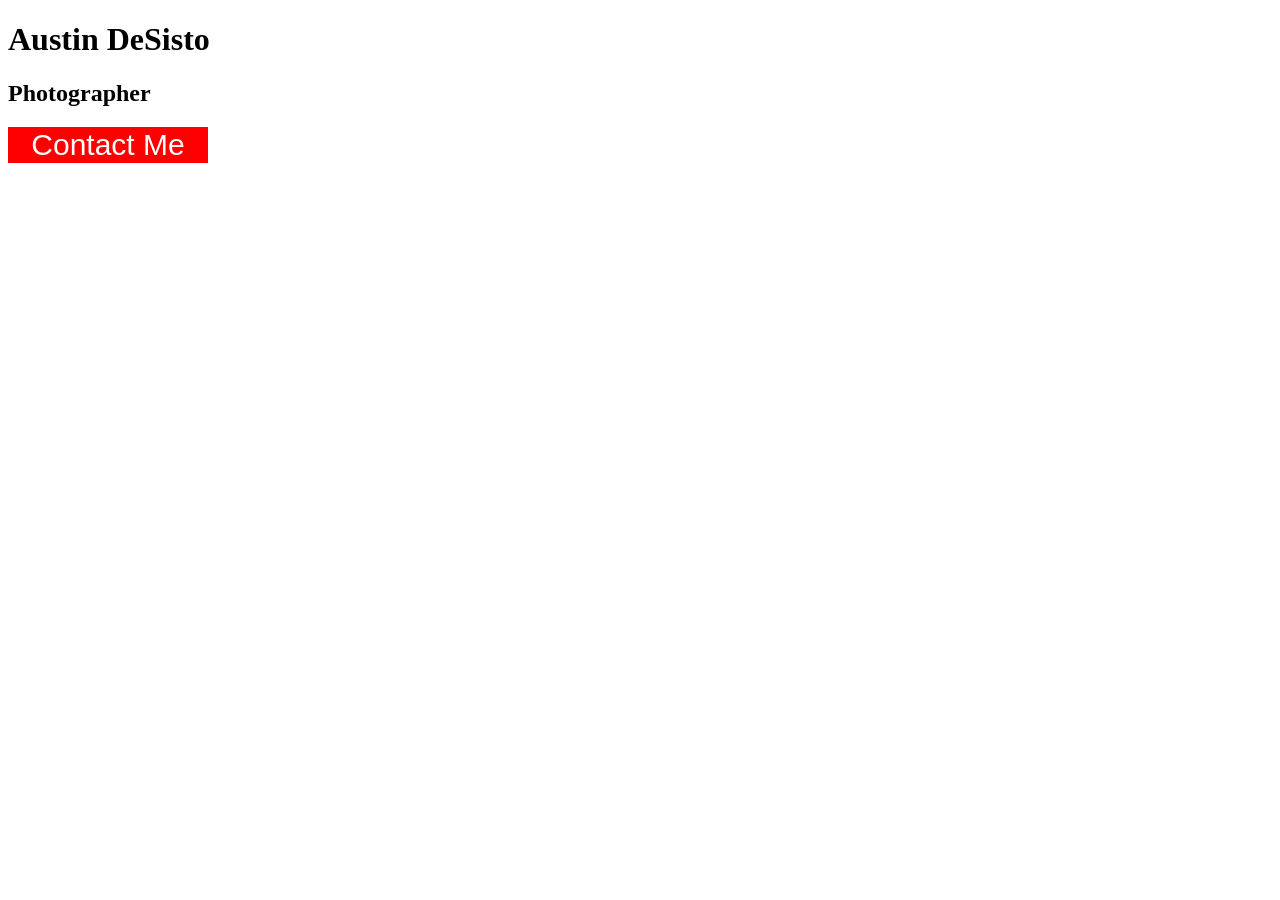
<file: button-assignment/index.html>
<!DOCTYPE html>
<html lang="en">
<head>    
    <title>Austin DeSisto Button</title>
    <link href="style.css" rel="stylesheet">
</head>
    
<body>
    <h1>Austin DeSisto</h1>
    <h2>Photographer</h2>
    <button class="red-button">Contact Me</button>
</body>
    
</html>
</file>
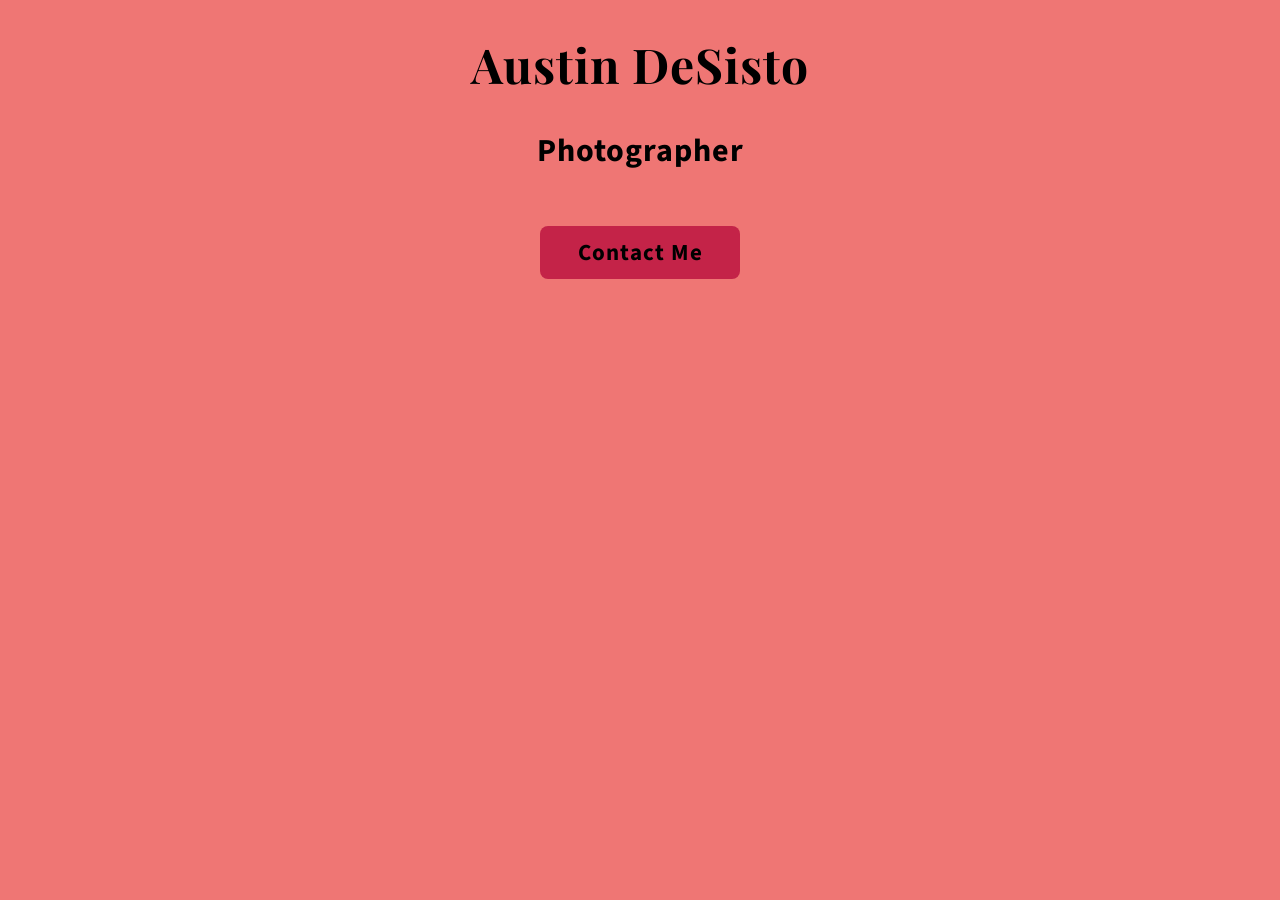
<file: contact-button-assignment/index.html>
<!doctype html>
<html lang="en">
    <head>
        <link href="style.css" rel="stylesheet" />
        <link
            href="https://fonts.googleapis.com/css?family=Playfair+Display:400,700,700i|Source+Sans+Pro"
            rel="stylesheet" />
        <title>Austin DeSisto Button</title>
    </head>

    <body>
        <h1>Austin DeSisto</h1>
        <h2>Photographer</h2>
        <button class="button">Contact Me</button>
    </body>
</html>
</file>
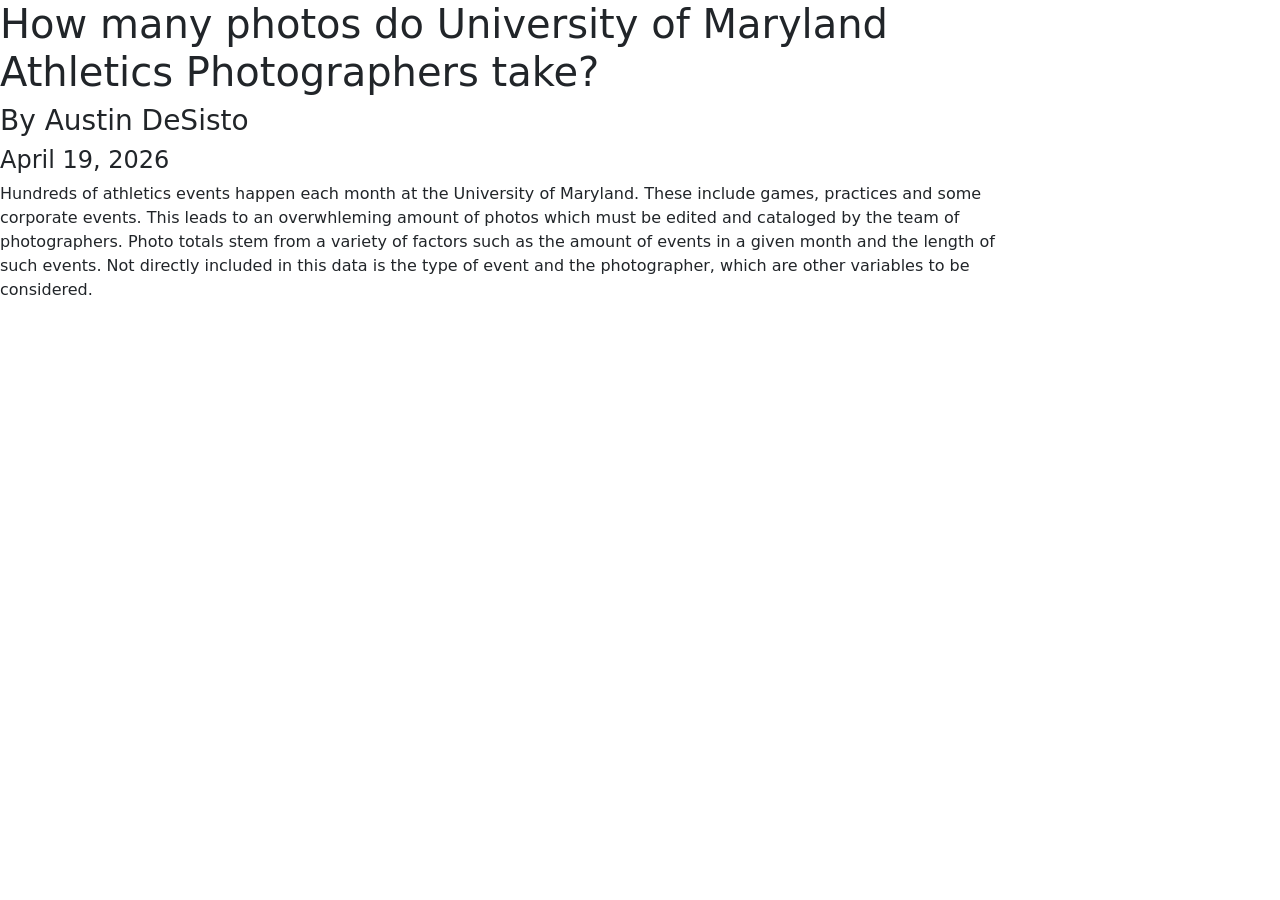
<file: data-viz-project/index.html>
<!doctype html>
<html lang="en">
    <head>
        <title>Austin DeSisto's Data Story</title>

        <meta charset="utf-8" />

        <meta name="viewport" content="width=device-width, initial-scale=1, shrink-to-fit=no" />

        <!-- Bootstrap CSS -->

        <link
            href="https://cdn.jsdelivr.net/npm/bootstrap@5.3.8/dist/css/bootstrap.min.css"
            rel="stylesheet"
            integrity="sha384-sRIl4kxILFvY47J16cr9ZwB07vP4J8+LH7qKQnuqkuIAvNWLzeN8tE5YBujZqJLB"
            crossorigin="anonymous" />

        <link href="style.css" rel="stylesheet" />
    </head>

    <body>
        <div id="article">
            <h1>How many photos do University of Maryland Athletics Photographers take?</h1>

            <h3 id="byline">By Austin DeSisto</h3>

            <h4 id="date">April 19, 2026</h4>

            <p>
                Hundreds of athletics events happen each month at the University of Maryland. These include games,
                practices and some corporate events. This leads to an overwhleming amount of photos which must be edited
                and cataloged by the team of photographers. Photo totals stem from a variety of factors such as the
                amount of events in a given month and the length of such events. Not directly included in this data is
                the type of event and the photographer, which are other variables to be considered.
            </p>

            <!--Chart embeds go here-->
            <div id="month" class="flourish-embed flourish-chart" data-src="visualisation/28596701">
                <script src="https://public.flourish.studio/resources/embed.js"></script>
                <noscript
                    ><img
                        src="https://public.flourish.studio/visualisation/28596701/thumbnail"
                        width="100%"
                        alt="visualization"
                /></noscript>
            </div>

            <div id="event_lenght" class="flourish-embed flourish-chart" data-src="visualisation/28596756">
                <script src="https://public.flourish.studio/resources/embed.js"></script>
                <noscript
                    ><img
                        src="https://public.flourish.studio/visualisation/28596756/thumbnail"
                        width="100%"
                        alt="visualization"
                /></noscript>
            </div>
        </div>
    </body>
</html>
</file>
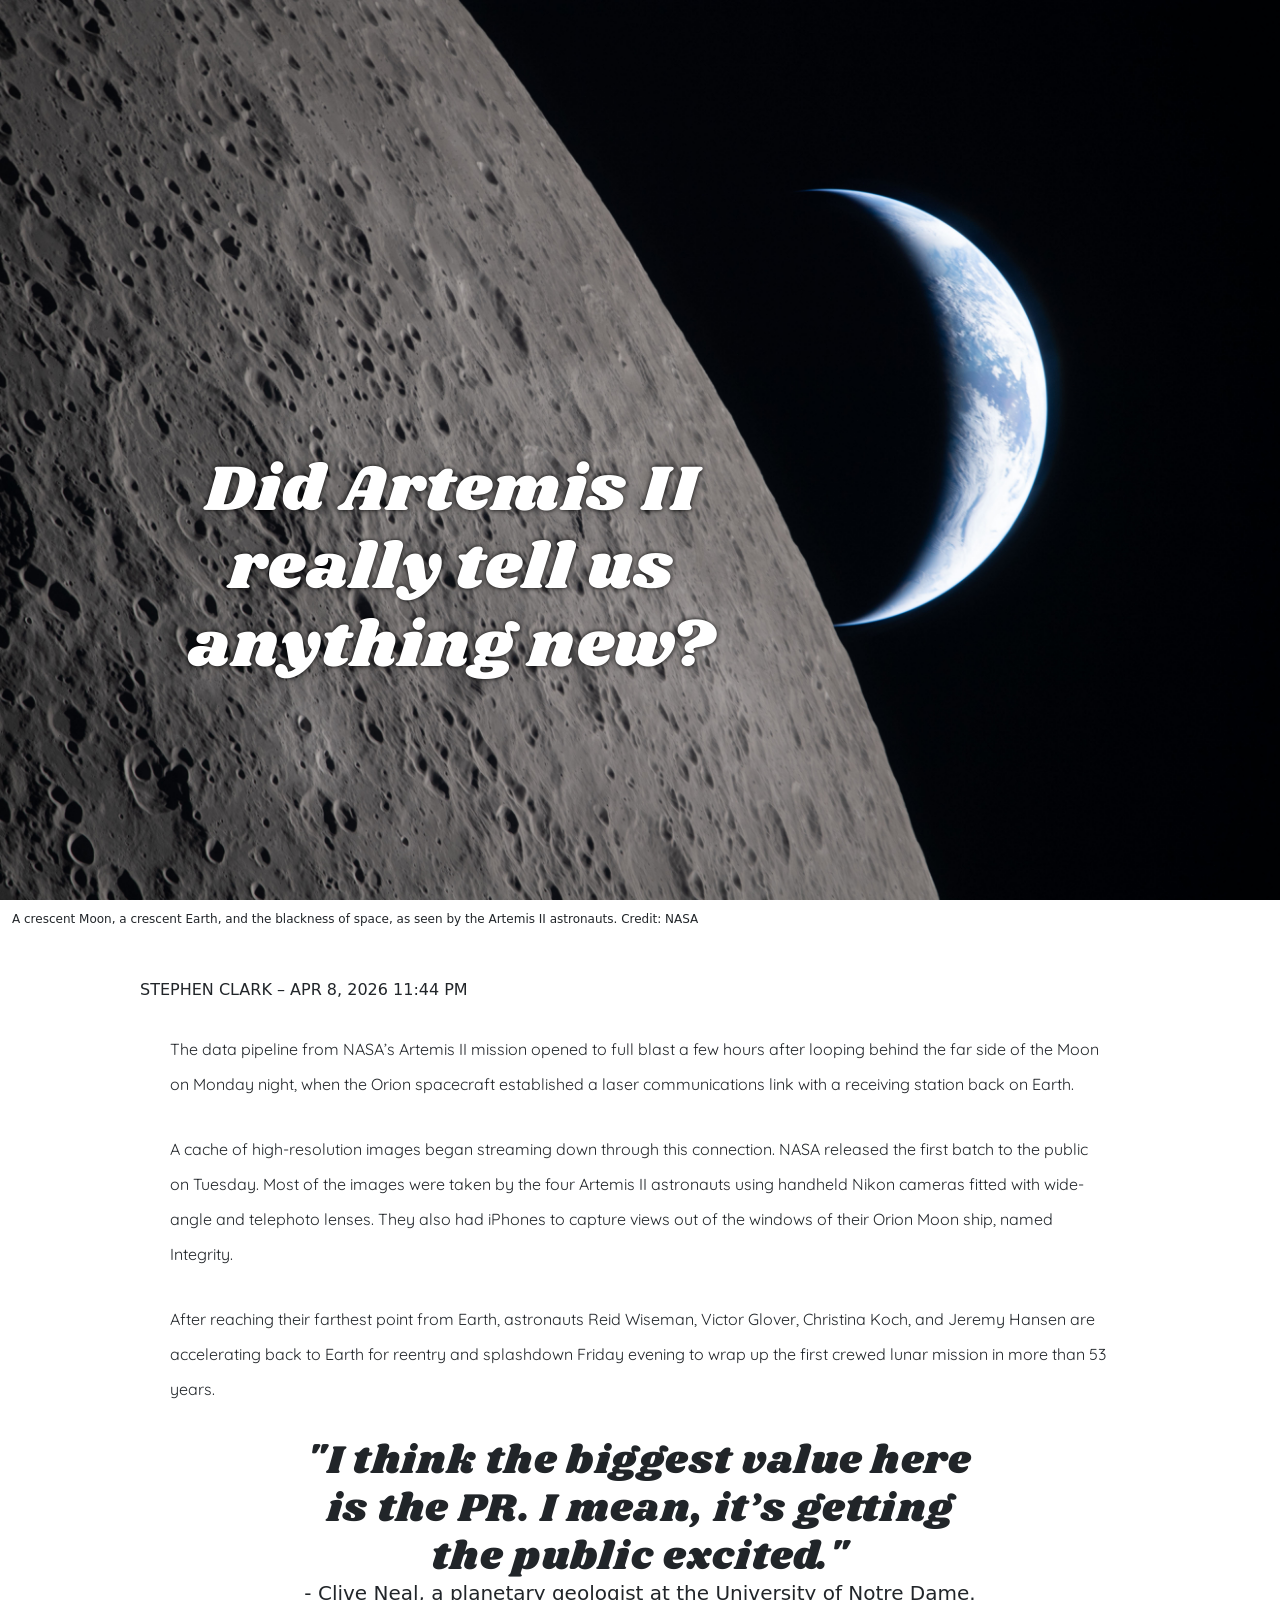
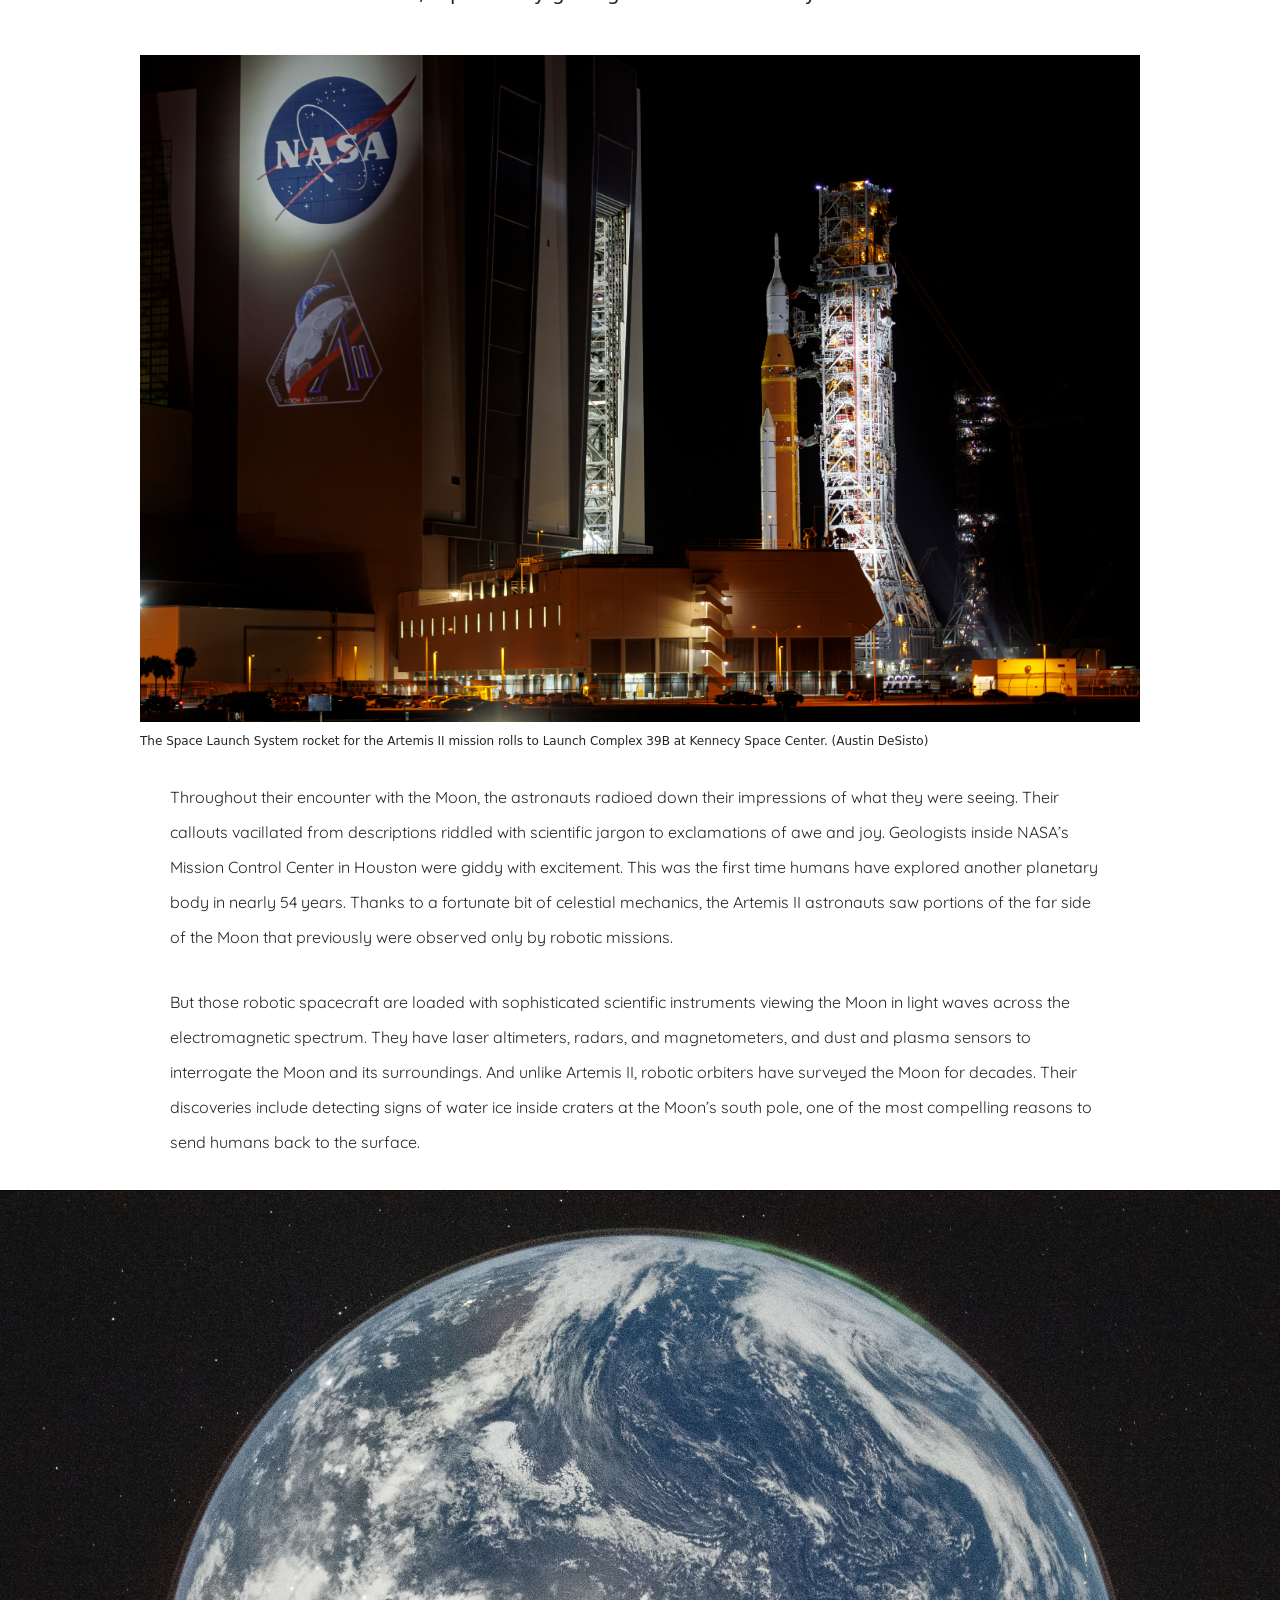
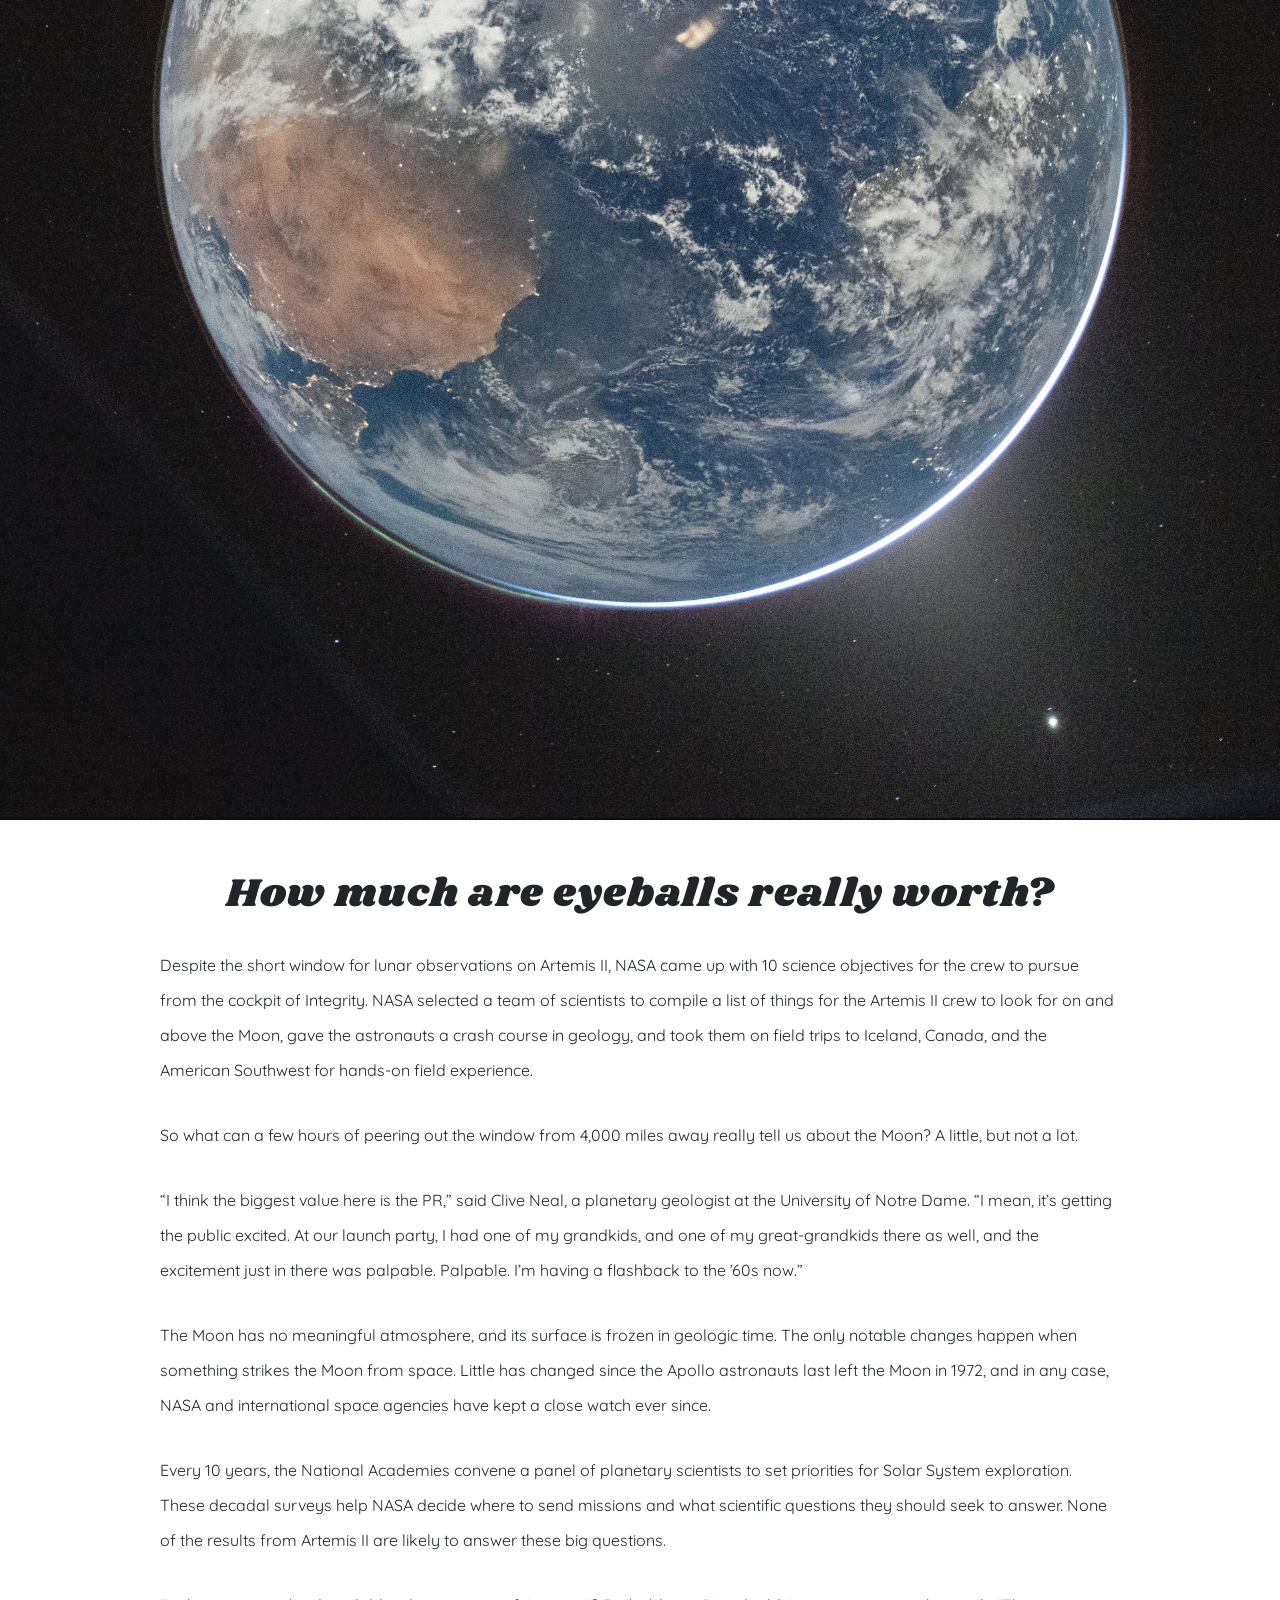
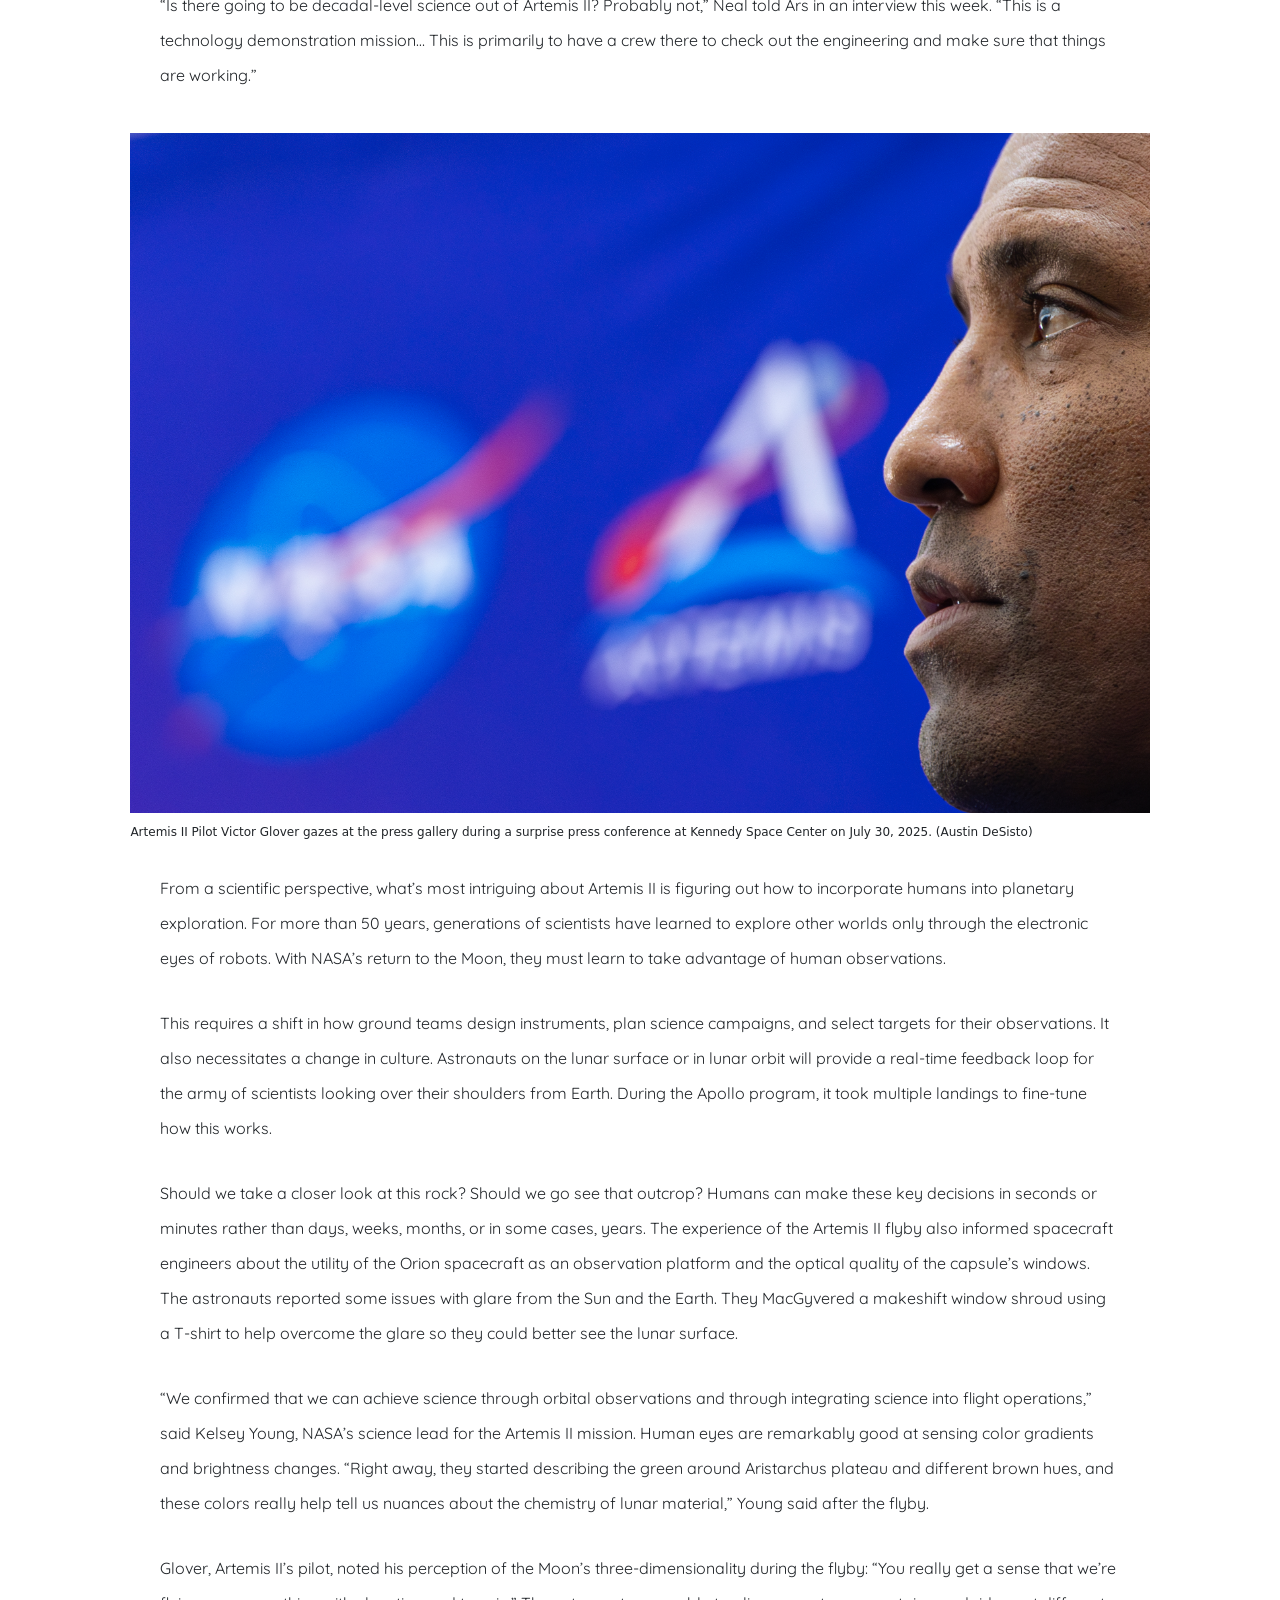
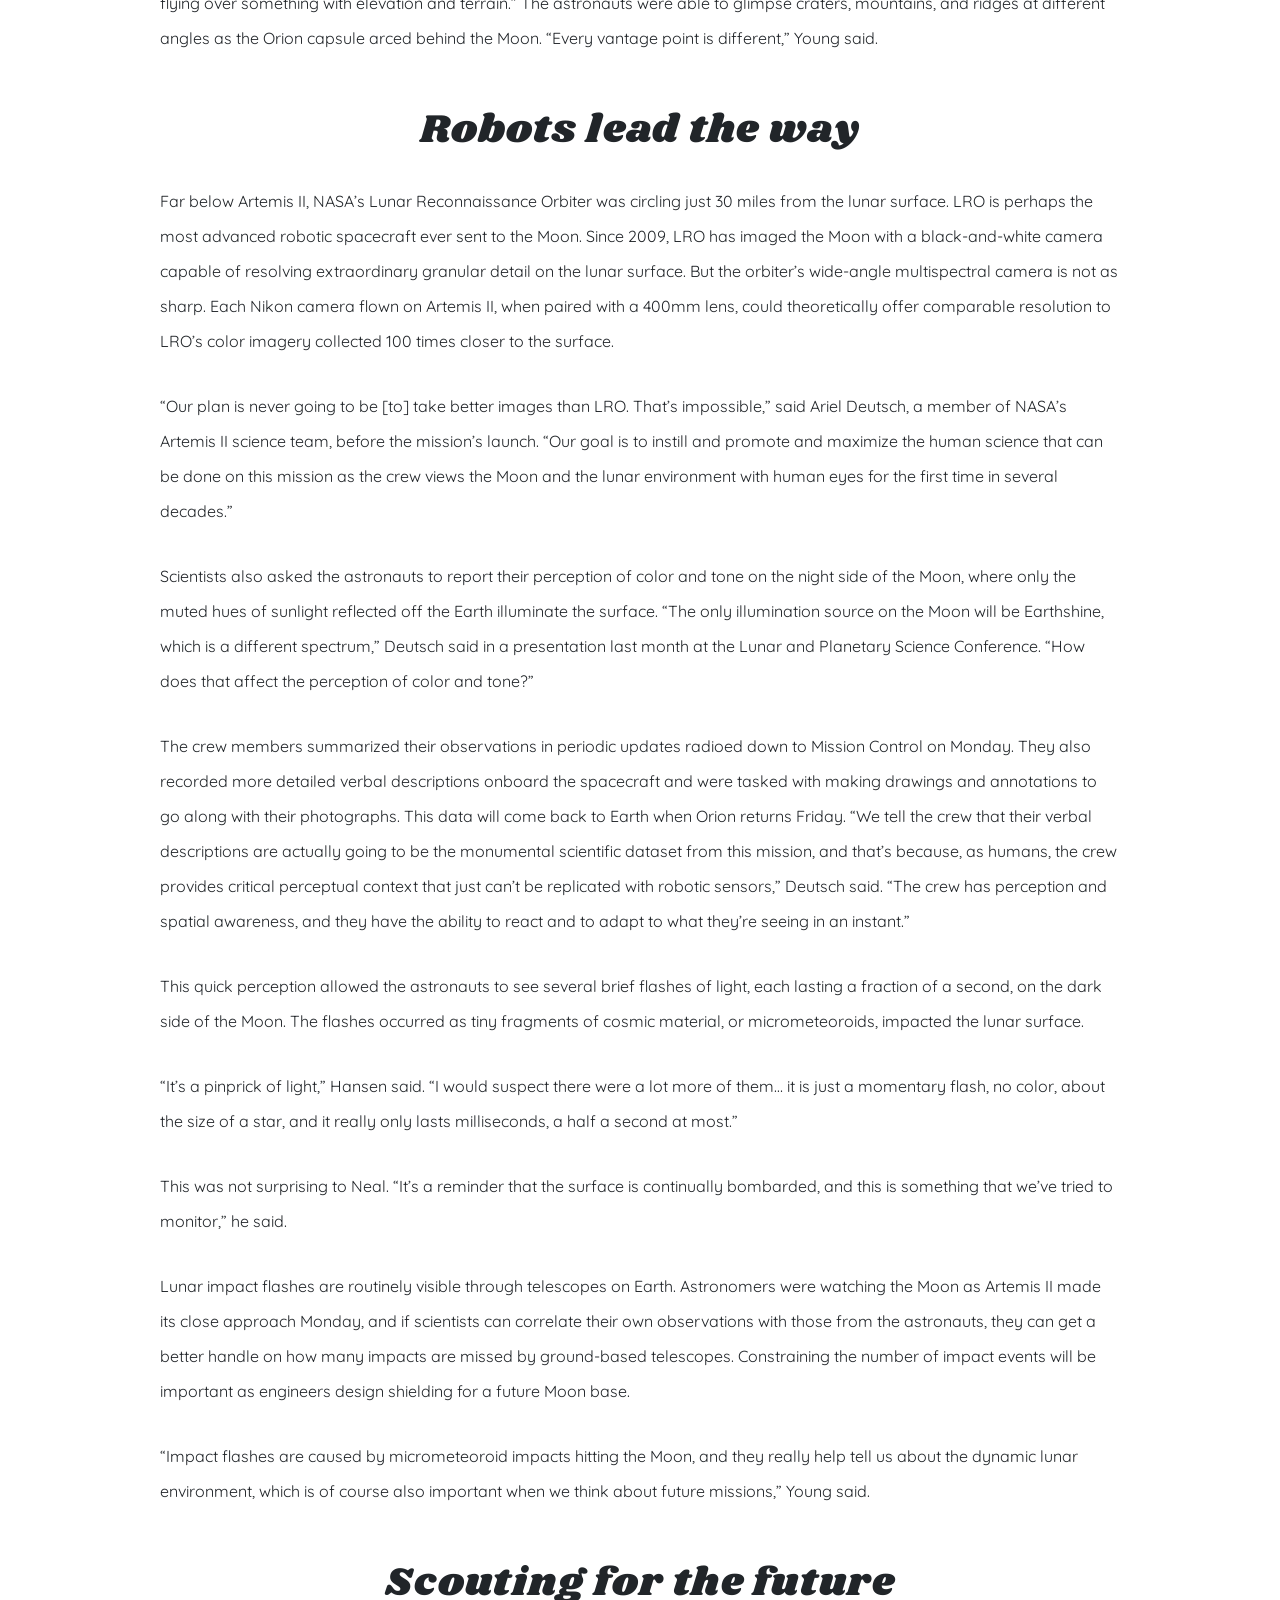
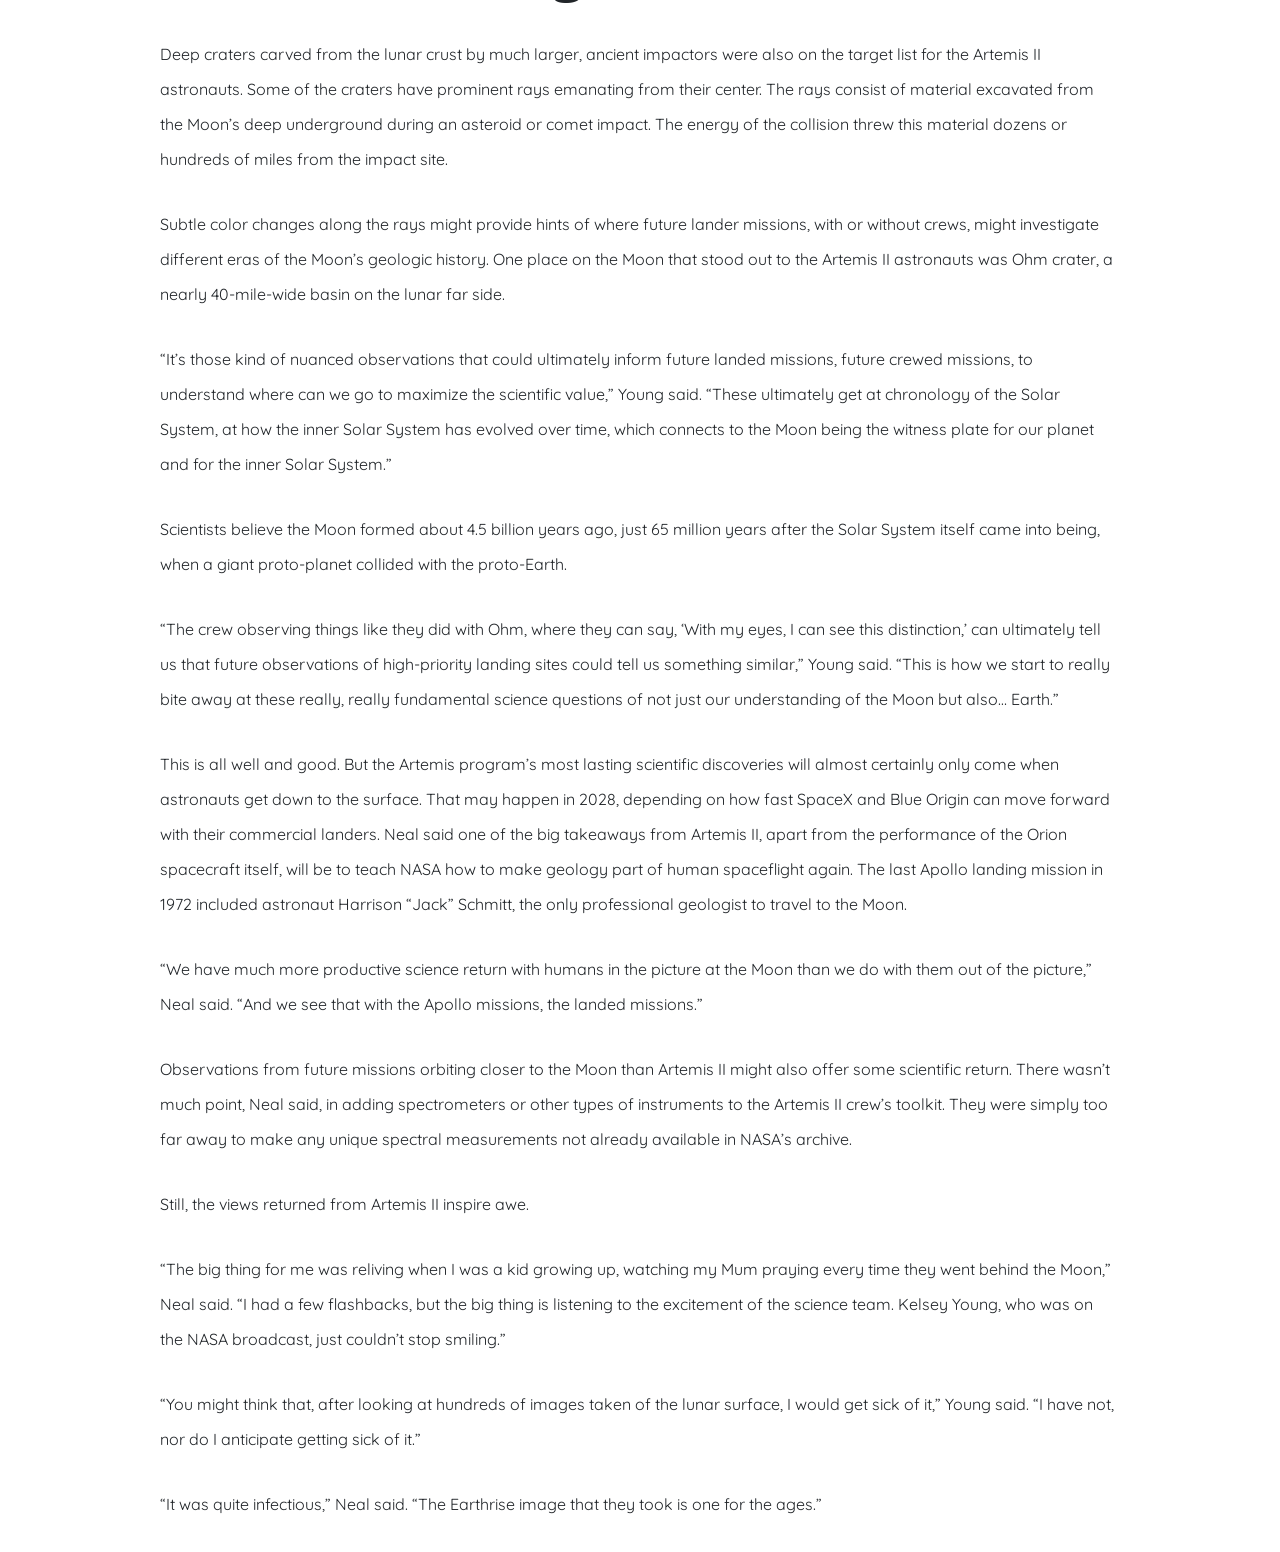
<file: final-project/index.html>
<!doctype html>
<html lang="en">
    <head>
        <title>Austin DeSisto Final Project</title>

        <meta charset="utf-8" />
        <meta name="viewport" content="width=device-width, initial-scale=1, shrink-to-fit=no" />

        <link
            href="https://cdn.jsdelivr.net/npm/bootstrap@5.3.8/dist/css/bootstrap.min.css"
            rel="stylesheet"
            integrity="sha384-sRIl4kxILFvY47J16cr9ZwB07vP4J8+LH7qKQnuqkuIAvNWLzeN8tE5YBujZqJLB"
            crossorigin="anonymous" />

        <link rel="preconnect" href="https://fonts.googleapis.com" />
        <link rel="preconnect" href="https://fonts.gstatic.com" crossorigin />
        <link
            href="https://fonts.googleapis.com/css2?family=Quicksand:wght@300..700&family=Shrikhand&display=swap"
            rel="stylesheet" />

        <link href="style.css" rel="stylesheet" />
    </head>

    <body>
        <div class="container-fluid" id="topper">
            <div class="row">
                <div class="col-sm-12">
                    <h1 id="headline">Did Artemis II really tell us anything new?</h1>
                </div>
            </div>
        </div>
        <div class="container-fluid" id="main">
            <div class="row">
                <div class="col-sm-12">
                    <div class="victorphoto">
                        A crescent Moon, a crescent Earth, and the blackness of space, as seen by the Artemis II
                        astronauts. Credit: NASA
                    </div>
                </div>
            </div>
            <div class="row">
                <div class="col-sm-12 section2">
                    <div class="author">STEPHEN CLARK – APR 8, 2026 11:44 PM</div>
                    <p>
                        The data pipeline from NASA’s Artemis II mission opened to full blast a few hours after looping
                        behind the far side of the Moon on Monday night, when the Orion spacecraft established a laser
                        communications link with a receiving station back on Earth.
                    </p>
                    <p>
                        A cache of high-resolution images began streaming down through this connection. NASA released
                        the first batch to the public on Tuesday. Most of the images were taken by the four Artemis II
                        astronauts using handheld Nikon cameras fitted with wide-angle and telephoto lenses. They also
                        had iPhones to capture views out of the windows of their Orion Moon ship, named Integrity.
                    </p>
                    <p>
                        After reaching their farthest point from Earth, astronauts Reid Wiseman, Victor Glover,
                        Christina Koch, and Jeremy Hansen are accelerating back to Earth for reentry and splashdown
                        Friday evening to wrap up the first crewed lunar mission in more than 53 years.
                    </p>
                    <h1 class="Q1">
                        "I think the biggest value here is the PR. I mean, it’s getting the public excited."
                    </h1>
                    <h5 class="Q1">- Clive Neal, a planetary geologist at the University of Notre Dame.</h5>
                    <img src="260320_amd_Artemis2_SLSRollout_0214.jpg" id="SLSrollout" />
                    <div class="victorphoto">
                        The Space Launch System rocket for the Artemis II mission rolls to Launch Complex 39B at Kennecy
                        Space Center. (Austin DeSisto)
                    </div>
                    <p>
                        Throughout their encounter with the Moon, the astronauts radioed down their impressions of what
                        they were seeing. Their callouts vacillated from descriptions riddled with scientific jargon to
                        exclamations of awe and joy. Geologists inside NASA’s Mission Control Center in Houston were
                        giddy with excitement. This was the first time humans have explored another planetary body in
                        nearly 54 years. Thanks to a fortunate bit of celestial mechanics, the Artemis II astronauts saw
                        portions of the far side of the Moon that previously were observed only by robotic missions.
                    </p>
                    <p>
                        But those robotic spacecraft are loaded with sophisticated scientific instruments viewing the
                        Moon in light waves across the electromagnetic spectrum. They have laser altimeters, radars, and
                        magnetometers, and dust and plasma sensors to interrogate the Moon and its surroundings. And
                        unlike Artemis II, robotic orbiters have surveyed the Moon for decades. Their discoveries
                        include detecting signs of water ice inside craters at the Moon’s south pole, one of the most
                        compelling reasons to send humans back to the surface.
                    </p>
                </div>
            </div>
        </div>
        <div class="container-fluid" id="fullearth">
            <div class="row">
                <div class="col-4">
                    <p class="earthtext2">Africa</p>
                    <p class="earthtext3">Spain</p>
                </div>
                <div class="col-4"></div>
                <div class="col-4">
                    <p class="earthtext">Earth from Space</p>
                </div>
            </div>
        </div>

        <div class="continer-fluid">
            <div class="row">
                <div class="col-sm-12 section2">
                    <h1>How much are eyeballs really worth?</h1>
                    <p>
                        Despite the short window for lunar observations on Artemis II, NASA came up with 10 science
                        objectives for the crew to pursue from the cockpit of Integrity. NASA selected a team of
                        scientists to compile a list of things for the Artemis II crew to look for on and above the
                        Moon, gave the astronauts a crash course in geology, and took them on field trips to Iceland,
                        Canada, and the American Southwest for hands-on field experience.
                    </p>
                    <p>
                        So what can a few hours of peering out the window from 4,000 miles away really tell us about the
                        Moon? A little, but not a lot.
                    </p>
                    <p>
                        “I think the biggest value here is the PR,” said Clive Neal, a planetary geologist at the
                        University of Notre Dame. “I mean, it’s getting the public excited. At our launch party, I had
                        one of my grandkids, and one of my great-grandkids there as well, and the excitement just in
                        there was palpable. Palpable. I’m having a flashback to the ’60s now.”
                    </p>
                    <p>
                        The Moon has no meaningful atmosphere, and its surface is frozen in geologic time. The only
                        notable changes happen when something strikes the Moon from space. Little has changed since the
                        Apollo astronauts last left the Moon in 1972, and in any case, NASA and international space
                        agencies have kept a close watch ever since.
                    </p>
                    <p>
                        Every 10 years, the National Academies convene a panel of planetary scientists to set priorities
                        for Solar System exploration. These decadal surveys help NASA decide where to send missions and
                        what scientific questions they should seek to answer. None of the results from Artemis II are
                        likely to answer these big questions.
                    </p>
                    <p>
                        “Is there going to be decadal-level science out of Artemis II? Probably not,” Neal told Ars in
                        an interview this week. “This is a technology demonstration mission… This is primarily to have a
                        crew there to check out the engineering and make sure that things are working.”
                    </p>
                    <img src="250730_amd_ArtemisIICrew-17.JPG" class="victorphoto" />
                    <div class="victorphoto">
                        Artemis II Pilot Victor Glover gazes at the press gallery during a surprise press conference at
                        Kennedy Space Center on July 30, 2025. (Austin DeSisto)
                    </div>
                    <p>
                        From a scientific perspective, what’s most intriguing about Artemis II is figuring out how to
                        incorporate humans into planetary exploration. For more than 50 years, generations of scientists
                        have learned to explore other worlds only through the electronic eyes of robots. With NASA’s
                        return to the Moon, they must learn to take advantage of human observations.
                    </p>
                    <p>
                        This requires a shift in how ground teams design instruments, plan science campaigns, and select
                        targets for their observations. It also necessitates a change in culture. Astronauts on the
                        lunar surface or in lunar orbit will provide a real-time feedback loop for the army of
                        scientists looking over their shoulders from Earth. During the Apollo program, it took multiple
                        landings to fine-tune how this works.
                    </p>
                    <p>
                        Should we take a closer look at this rock? Should we go see that outcrop? Humans can make these
                        key decisions in seconds or minutes rather than days, weeks, months, or in some cases, years.
                        The experience of the Artemis II flyby also informed spacecraft engineers about the utility of
                        the Orion spacecraft as an observation platform and the optical quality of the capsule’s
                        windows. The astronauts reported some issues with glare from the Sun and the Earth. They
                        MacGyvered a makeshift window shroud using a T-shirt to help overcome the glare so they could
                        better see the lunar surface.
                    </p>
                    <p>
                        “We confirmed that we can achieve science through orbital observations and through integrating
                        science into flight operations,” said Kelsey Young, NASA’s science lead for the Artemis II
                        mission. Human eyes are remarkably good at sensing color gradients and brightness changes.
                        “Right away, they started describing the green around Aristarchus plateau and different brown
                        hues, and these colors really help tell us nuances about the chemistry of lunar material,” Young
                        said after the flyby.
                    </p>
                    <p>
                        Glover, Artemis II’s pilot, noted his perception of the Moon’s three-dimensionality during the
                        flyby: “You really get a sense that we’re flying over something with elevation and terrain.” The
                        astronauts were able to glimpse craters, mountains, and ridges at different angles as the Orion
                        capsule arced behind the Moon. “Every vantage point is different,” Young said.
                    </p>
                    <h1>Robots lead the way</h1>
                    <p>
                        Far below Artemis II, NASA’s Lunar Reconnaissance Orbiter was circling just 30 miles from the
                        lunar surface. LRO is perhaps the most advanced robotic spacecraft ever sent to the Moon. Since
                        2009, LRO has imaged the Moon with a black-and-white camera capable of resolving extraordinary
                        granular detail on the lunar surface. But the orbiter’s wide-angle multispectral camera is not
                        as sharp. Each Nikon camera flown on Artemis II, when paired with a 400mm lens, could
                        theoretically offer comparable resolution to LRO’s color imagery collected 100 times closer to
                        the surface.
                    </p>
                    <p>
                        “Our plan is never going to be [to] take better images than LRO. That’s impossible,” said Ariel
                        Deutsch, a member of NASA’s Artemis II science team, before the mission’s launch. “Our goal is
                        to instill and promote and maximize the human science that can be done on this mission as the
                        crew views the Moon and the lunar environment with human eyes for the first time in several
                        decades.”
                    </p>
                    <p>
                        Scientists also asked the astronauts to report their perception of color and tone on the night
                        side of the Moon, where only the muted hues of sunlight reflected off the Earth illuminate the
                        surface. “The only illumination source on the Moon will be Earthshine, which is a different
                        spectrum,” Deutsch said in a presentation last month at the Lunar and Planetary Science
                        Conference. “How does that affect the perception of color and tone?”
                    </p>
                    <p>
                        The crew members summarized their observations in periodic updates radioed down to Mission
                        Control on Monday. They also recorded more detailed verbal descriptions onboard the spacecraft
                        and were tasked with making drawings and annotations to go along with their photographs. This
                        data will come back to Earth when Orion returns Friday. “We tell the crew that their verbal
                        descriptions are actually going to be the monumental scientific dataset from this mission, and
                        that’s because, as humans, the crew provides critical perceptual context that just can’t be
                        replicated with robotic sensors,” Deutsch said. “The crew has perception and spatial awareness,
                        and they have the ability to react and to adapt to what they’re seeing in an instant.”
                    </p>
                    <p>
                        This quick perception allowed the astronauts to see several brief flashes of light, each lasting
                        a fraction of a second, on the dark side of the Moon. The flashes occurred as tiny fragments of
                        cosmic material, or micrometeoroids, impacted the lunar surface.
                    </p>
                    <p>
                        “It’s a pinprick of light,” Hansen said. “I would suspect there were a lot more of them… it is
                        just a momentary flash, no color, about the size of a star, and it really only lasts
                        milliseconds, a half a second at most.”
                    </p>
                    <p>
                        This was not surprising to Neal. “It’s a reminder that the surface is continually bombarded, and
                        this is something that we’ve tried to monitor,” he said.
                    </p>
                    <div class="flourish-embed flourish-chart" data-src="visualisation/28908064">
                        <script src="https://public.flourish.studio/resources/embed.js"></script>
                        <noscript
                            ><img
                                src="https://public.flourish.studio/visualisation/28908064/thumbnail"
                                width="100%"
                                alt="chart visualization"
                        /></noscript>
                    </div>
                    <p>
                        Lunar impact flashes are routinely visible through telescopes on Earth. Astronomers were
                        watching the Moon as Artemis II made its close approach Monday, and if scientists can correlate
                        their own observations with those from the astronauts, they can get a better handle on how many
                        impacts are missed by ground-based telescopes. Constraining the number of impact events will be
                        important as engineers design shielding for a future Moon base.
                    </p>
                    <p>
                        “Impact flashes are caused by micrometeoroid impacts hitting the Moon, and they really help tell
                        us about the dynamic lunar environment, which is of course also important when we think about
                        future missions,” Young said.
                    </p>
                    <h1>Scouting for the future</h1>
                    <p>
                        Deep craters carved from the lunar crust by much larger, ancient impactors were also on the
                        target list for the Artemis II astronauts. Some of the craters have prominent rays emanating
                        from their center. The rays consist of material excavated from the Moon’s deep underground
                        during an asteroid or comet impact. The energy of the collision threw this material dozens or
                        hundreds of miles from the impact site.
                    </p>
                    <p>
                        Subtle color changes along the rays might provide hints of where future lander missions, with or
                        without crews, might investigate different eras of the Moon’s geologic history. One place on the
                        Moon that stood out to the Artemis II astronauts was Ohm crater, a nearly 40-mile-wide basin on
                        the lunar far side.
                    </p>
                    <p>
                        “It’s those kind of nuanced observations that could ultimately inform future landed missions,
                        future crewed missions, to understand where can we go to maximize the scientific value,” Young
                        said. “These ultimately get at chronology of the Solar System, at how the inner Solar System has
                        evolved over time, which connects to the Moon being the witness plate for our planet and for the
                        inner Solar System.”
                    </p>
                    <p>
                        Scientists believe the Moon formed about 4.5 billion years ago, just 65 million years after the
                        Solar System itself came into being, when a giant proto-planet collided with the proto-Earth.
                    </p>
                    <p>
                        “The crew observing things like they did with Ohm, where they can say, ‘With my eyes, I can see
                        this distinction,’ can ultimately tell us that future observations of high-priority landing
                        sites could tell us something similar,” Young said. “This is how we start to really bite away at
                        these really, really fundamental science questions of not just our understanding of the Moon but
                        also… Earth.”
                    </p>
                    <p>
                        This is all well and good. But the Artemis program’s most lasting scientific discoveries will
                        almost certainly only come when astronauts get down to the surface. That may happen in 2028,
                        depending on how fast SpaceX and Blue Origin can move forward with their commercial landers.
                        Neal said one of the big takeaways from Artemis II, apart from the performance of the Orion
                        spacecraft itself, will be to teach NASA how to make geology part of human spaceflight again.
                        The last Apollo landing mission in 1972 included astronaut Harrison “Jack” Schmitt, the only
                        professional geologist to travel to the Moon.
                    </p>
                    <p>
                        “We have much more productive science return with humans in the picture at the Moon than we do
                        with them out of the picture,” Neal said. “And we see that with the Apollo missions, the landed
                        missions.”
                    </p>
                    <p>
                        Observations from future missions orbiting closer to the Moon than Artemis II might also offer
                        some scientific return. There wasn’t much point, Neal said, in adding spectrometers or other
                        types of instruments to the Artemis II crew’s toolkit. They were simply too far away to make any
                        unique spectral measurements not already available in NASA’s archive.
                    </p>
                    <p>Still, the views returned from Artemis II inspire awe.</p>
                    <p>
                        “The big thing for me was reliving when I was a kid growing up, watching my Mum praying every
                        time they went behind the Moon,” Neal said. “I had a few flashbacks, but the big thing is
                        listening to the excitement of the science team. Kelsey Young, who was on the NASA broadcast,
                        just couldn’t stop smiling.”
                    </p>
                    <p>
                        “You might think that, after looking at hundreds of images taken of the lunar surface, I would
                        get sick of it,” Young said. “I have not, nor do I anticipate getting sick of it.”
                    </p>
                    <p>
                        “It was quite infectious,” Neal said. “The Earthrise image that they took is one for the ages.”
                    </p>
                </div>
            </div>
        </div>

        <script src="script.js" defer></script>
    </body>
</html>
</file>
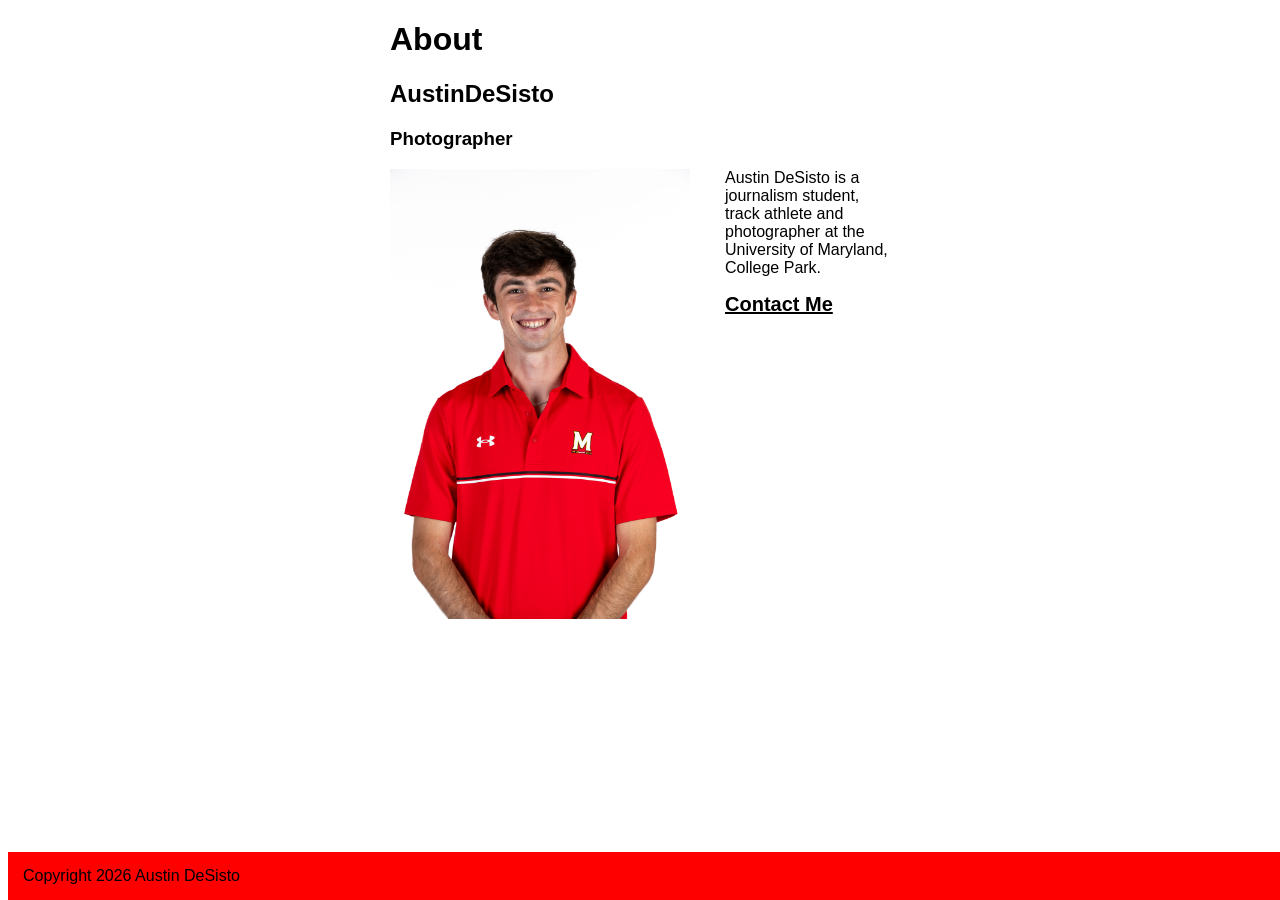
<file: midterm-prep/index.html>
<!doctype html>

<html lang="en">
    <head>
        <meta charset="utf-8" />
        <meta name="viewport" content="width=device-width, initial-scale=1, shrink-to-fit=no" />

        <title>Austin DeSisto Midterm Prep</title>

        <link href="style.css" rel="stylesheet" />
    </head>

    <body>
        <div id="info">
            <h1>About</h1>
            <h2>AustinDeSisto</h2>
            <h3>Photographer</h3>
            <img id="headshot" src="DeSisto, Austin_mlm_TF_ContentDayWhite_0061.jpg" alt="Headshot" />
            <p>
                Austin DeSisto is a journalism student, track athlete and photographer at the University of Maryland,
                College Park.
            </p>
            <div id="contact"><a href="mailto:austinmd813@gmail.com">Contact Me</a></div>
        </div>
        <div id="footer">Copyright 2026 Austin DeSisto</div>
    </body>
</html>
</file>
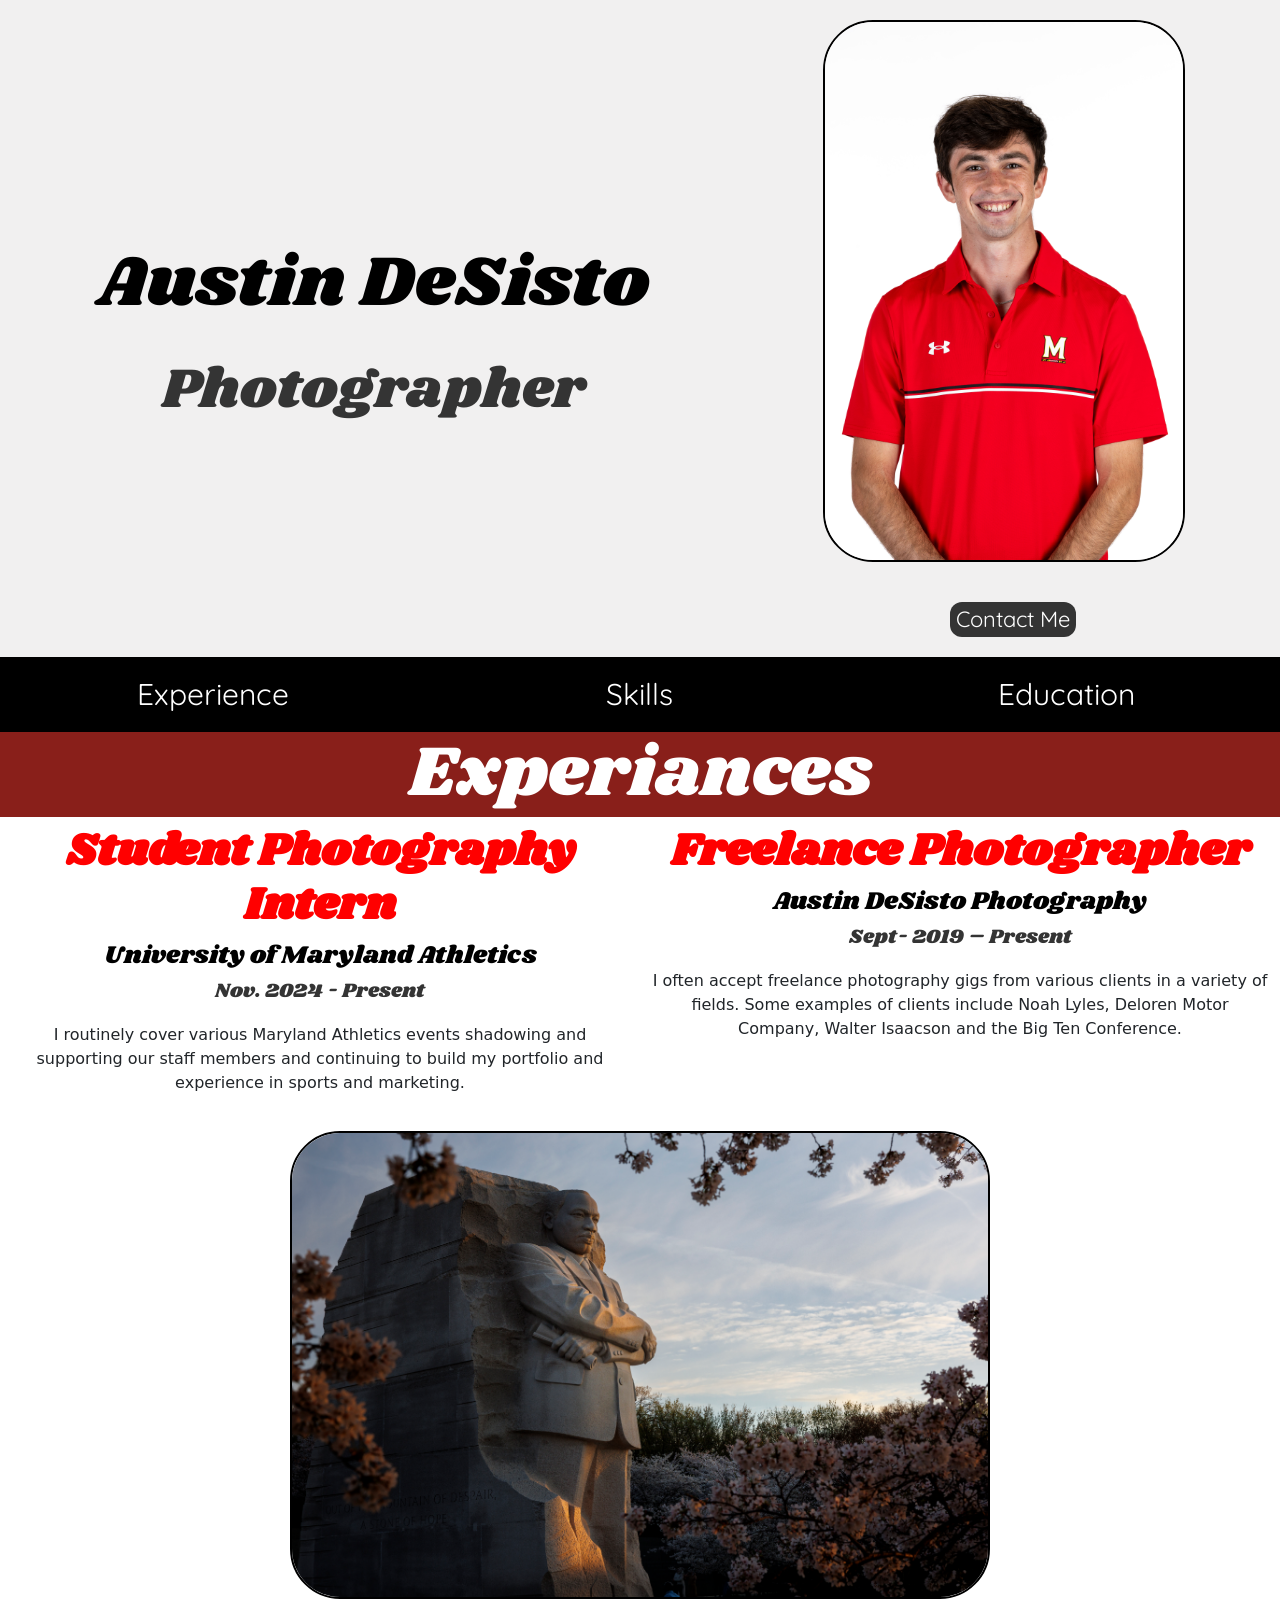
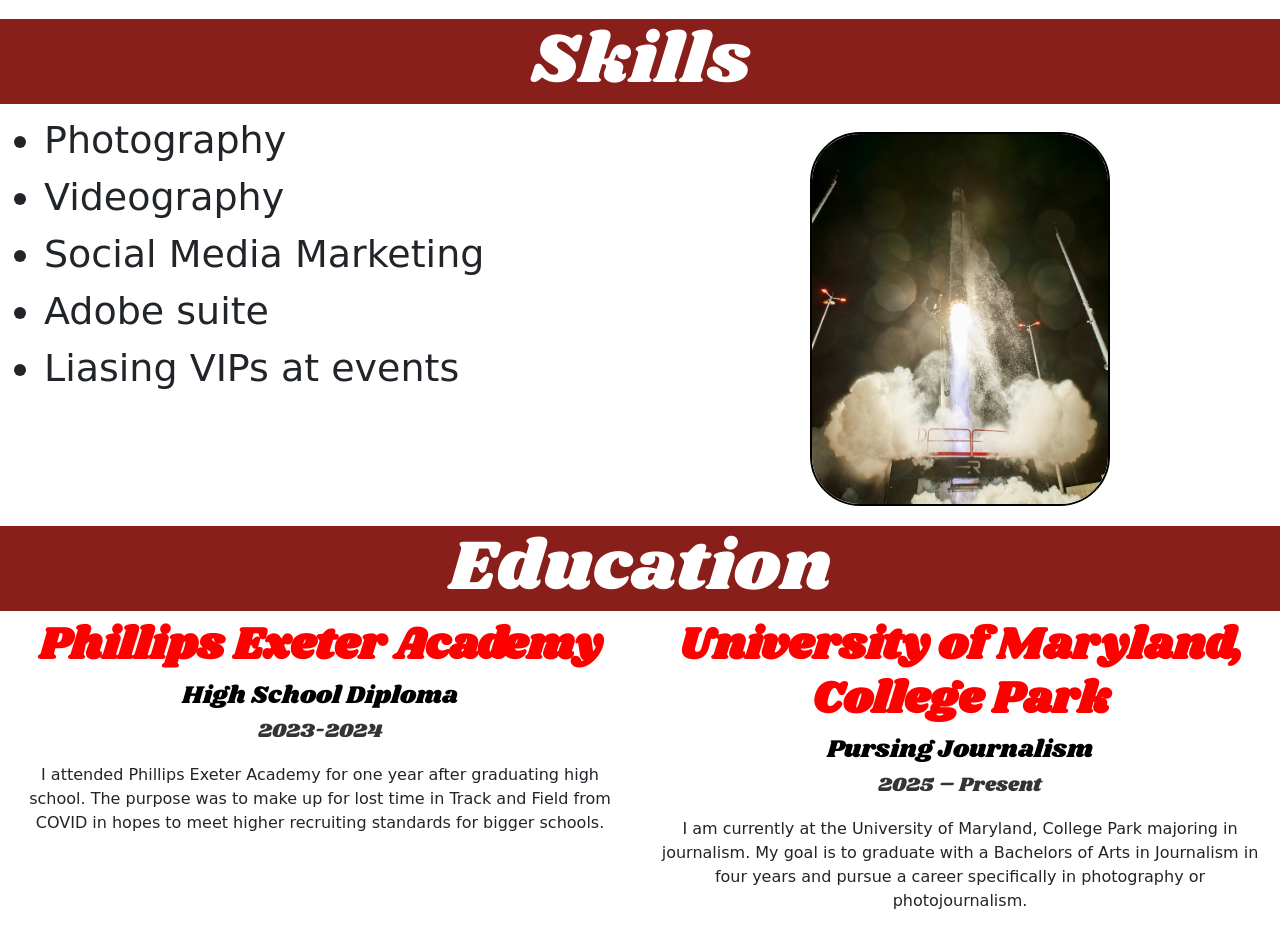
<file: online-portfolio/index.html>
<!doctype html>
<html lang="en">
    <head>
        <meta charset="UTF-8" />
        <meta name="viewport" content="width=device-width, initial-scale=1" />

        <title>Austin DeSisto Portfolio</title>

        <link
            href="https://cdn.jsdelivr.net/npm/bootstrap@5.3.8/dist/css/bootstrap.min.css"
            rel="stylesheet"
            integrity="sha384-sRIl4kxILFvY47J16cr9ZwB07vP4J8+LH7qKQnuqkuIAvNWLzeN8tE5YBujZqJLB"
            crossorigin="anonymous" />

        <link href="style.css" rel="stylesheet" />

        <link rel="preconnect" href="https://fonts.googleapis.com" />
        <link rel="preconnect" href="https://fonts.gstatic.com" crossorigin />
        <link
            href="https://fonts.googleapis.com/css2?family=Quicksand:wght@300..700&family=Shrikhand&display=swap"
            rel="stylesheet" />
    </head>

    <body>
        <div class="container-fluid" id="topper">
            <div class="row">
                <div id="headertext" class="col-sm-6 offset-1">
                    <h1 id="name">Austin DeSisto</h1>
                    <h2 id="title">Photographer</h2>
                </div>
                <div id="headerphoto" class="col-sm-4 offset-1">
                    <img src="DeSisto, Austin_mlm_TF_ContentDayWhite_0061.jpg" alt="A photo of me" id="headshot" />
                    <button onclick="window.open('mailto:austinmd813@gmail.com')">Contact Me</button>
                </div>
            </div>
        </div>

        <div class="container-fluid" id="navigation">
            <div class="row">
                <div class="col-sm-4">
                    <p class="nav"><a href="#experience">Experience</a></p>
                </div>
                <div class="col-sm-4">
                    <p class="nav"><a href="#skills">Skills</a></p>
                </div>
                <div class="col-sm-4">
                    <p class="nav"><a href="#skills">Education</a></p>
                </div>
            </div>
        </div>
        <div class="container-fluid" id="content">
            <div class="row">
                <h1 id="experiances">Experiances</h1>
                <div class="col-sm-6">
                    <h2>Student Photography Intern</h2>
                    <h3>University of Maryland Athletics</h3>
                    <h4>Nov. 2024 - Present</h4>
                    <p>
                        I routinely cover various Maryland Athletics events shadowing and supporting our staff members
                        and continuing to build my portfolio and experience in sports and marketing.
                    </p>
                </div>
                <div class="col-sm-6">
                    <h2>Freelance Photographer</h2>
                    <h3>Austin DeSisto Photography</h3>
                    <h4>Sept- 2019 – Present</h4>
                    <p>
                        I often accept freelance photography gigs from various clients in a variety of fields. Some
                        examples of clients include Noah Lyles, Deloren Motor Company, Walter Isaacson and the Big Ten
                        Conference.
                    </p>
                </div>
            </div>
            <div class="row">
                <div class="col-sm">
                    <img id="mlkphoto" src="260329_amd_CherryBlossomSunrise0047.JPG" />
                </div>
            </div>
            <div class="row">
                <h1 id="skills">Skills</h1>
                <div id="list" class="col-sm-6">
                    <ul>
                        <li>Photography</li>
                        <li>Videography</li>
                        <li>Social Media Marketing</li>
                        <li>Adobe suite</li>
                        <li>Liasing VIPs at events</li>
                    </ul>
                </div>
                <div id="photo" class="col-sm-6">
                    <img
                        id="rocketlab"
                        src="260227_amd_ThatsNotAKnife0055.JPG"
                        alt="Rocket Lab launches HASTE for Hypersonix at LC-2 in Wallops Island, MD on Friday, Feb. 27, 2026. 
Austin DeSisto" />
                </div>
            </div>
            <div class="row">
                <h1 id="education">Education</h1>
                <div class="col-sm-6">
                    <h2>Phillips Exeter Academy</h2>
                    <h3>High School Diploma</h3>
                    <h4>2023-2024</h4>
                    <p>
                        I attended Phillips Exeter Academy for one year after graduating high school. The purpose was to
                        make up for lost time in Track and Field from COVID in hopes to meet higher recruiting standards
                        for bigger schools.
                    </p>
                </div>
                <div class="col-sm-6">
                    <h2>University of Maryland, College Park</h2>
                    <h3>Pursing Journalism</h3>
                    <h4>2025 – Present</h4>
                    <p>
                        I am currently at the University of Maryland, College Park majoring in journalism. My goal is to
                        graduate with a Bachelors of Arts in Journalism in four years and pursue a career specifically
                        in photography or photojournalism.
                    </p>
                </div>
            </div>
        </div>
    </body>
</html>
</file>
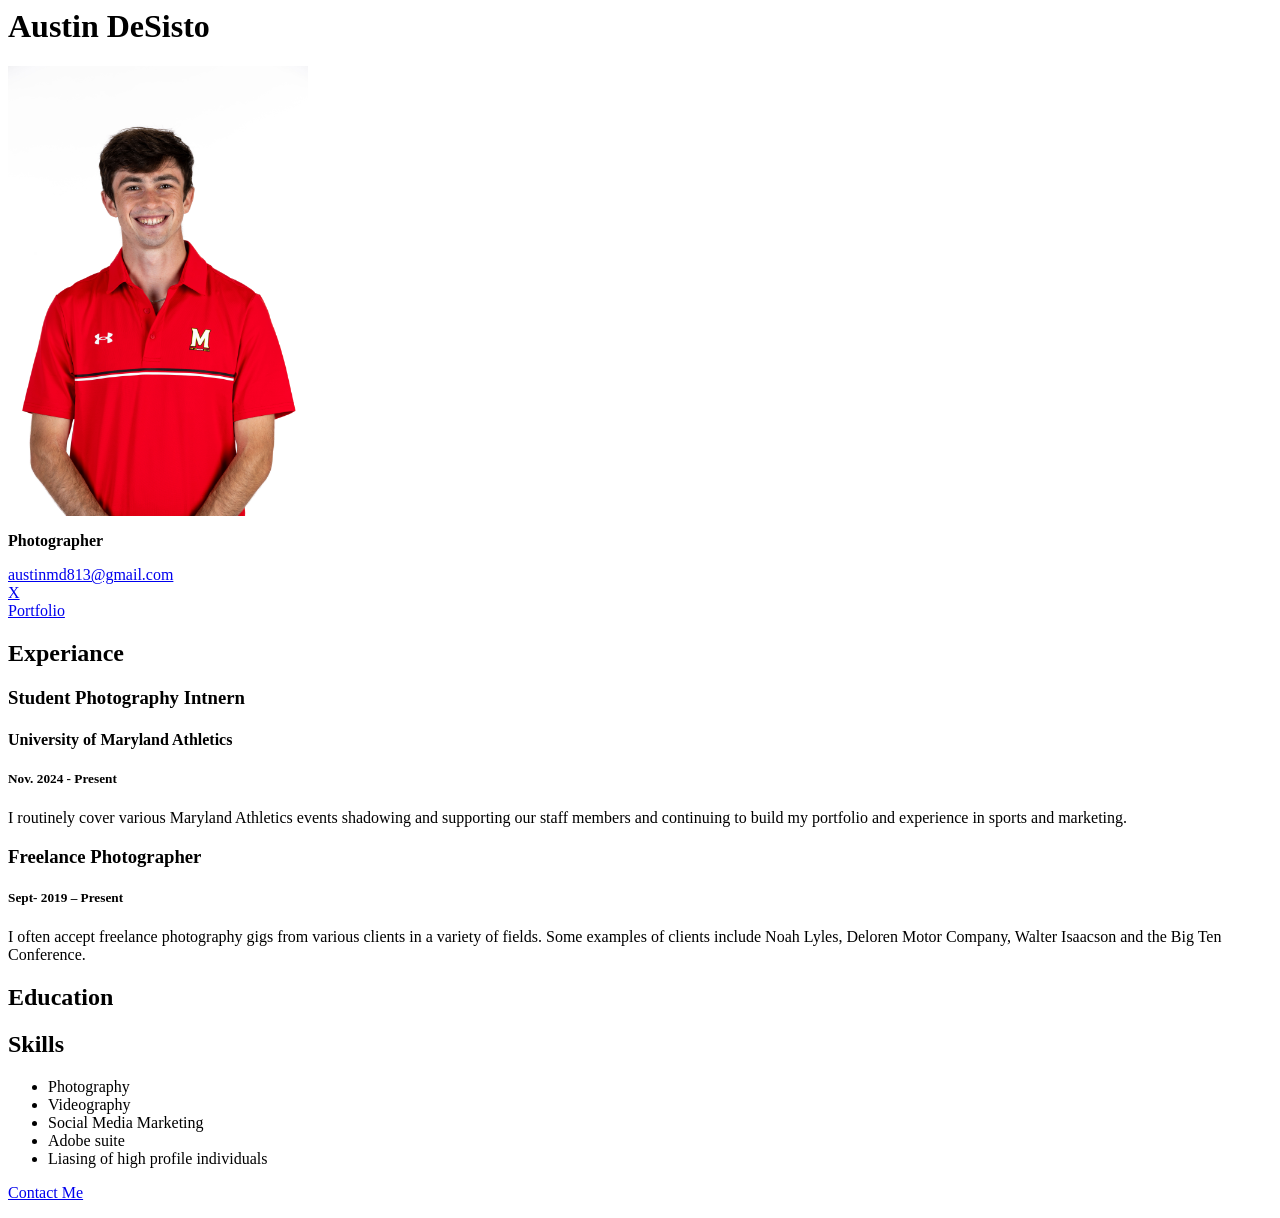
<file: resume.html>
<html>
  <head>
    <title>Austin DeSisto Resume</title>
  </head>
  <body> <!-- I built this myself! -->
      <h1>Austin DeSisto</h1>
      <img src="DeSisto, Austin_mlm_TF_ContentDayWhite_0061.jpg" alt="A photo of me"
           width=300>
        <p><strong>Photographer</strong></p>
      <div id="contact">
          <a href = "mailto:austinmd813@gmail.com">austinmd813@gmail.com</a>
          <br><a href = "https://x.com/AustinDeSisto" target = "_blank">X</a> 
          <br><a href = "https://www.adphotographs.com" target = "_blank">Portfolio</a>
      </div>
      <h2>Experiance</h2>
       <h3>Student Photography Intnern</h3>
        <h4>University of Maryland Athletics</h4>
         <h5>Nov. 2024 - Present</h5>
           <p>I routinely cover various Maryland Athletics events shadowing and supporting our staff members and continuing to build my portfolio and experience in sports and marketing.</p>
      <h3>Freelance Photographer</h3>
         <h5>Sept- 2019 – Present</h5>
           <p>I often accept freelance photography gigs from various clients in a variety of fields. Some examples of clients include Noah Lyles, Deloren Motor Company, Walter Isaacson and the Big Ten Conference.</p>
      <h2>Education</h2>
      <h2>Skills</h2>
       <ul>
        <li>Photography</li>
        <li>Videography</li>
        <li>Social Media Marketing</li>
        <li>Adobe suite</li>
        <li>Liasing of high profile individuals</li>
      </ul>
   
   <p> <a href = "#contact">Contact Me</a>
   
   </p>
  </body>
</html>
</file>
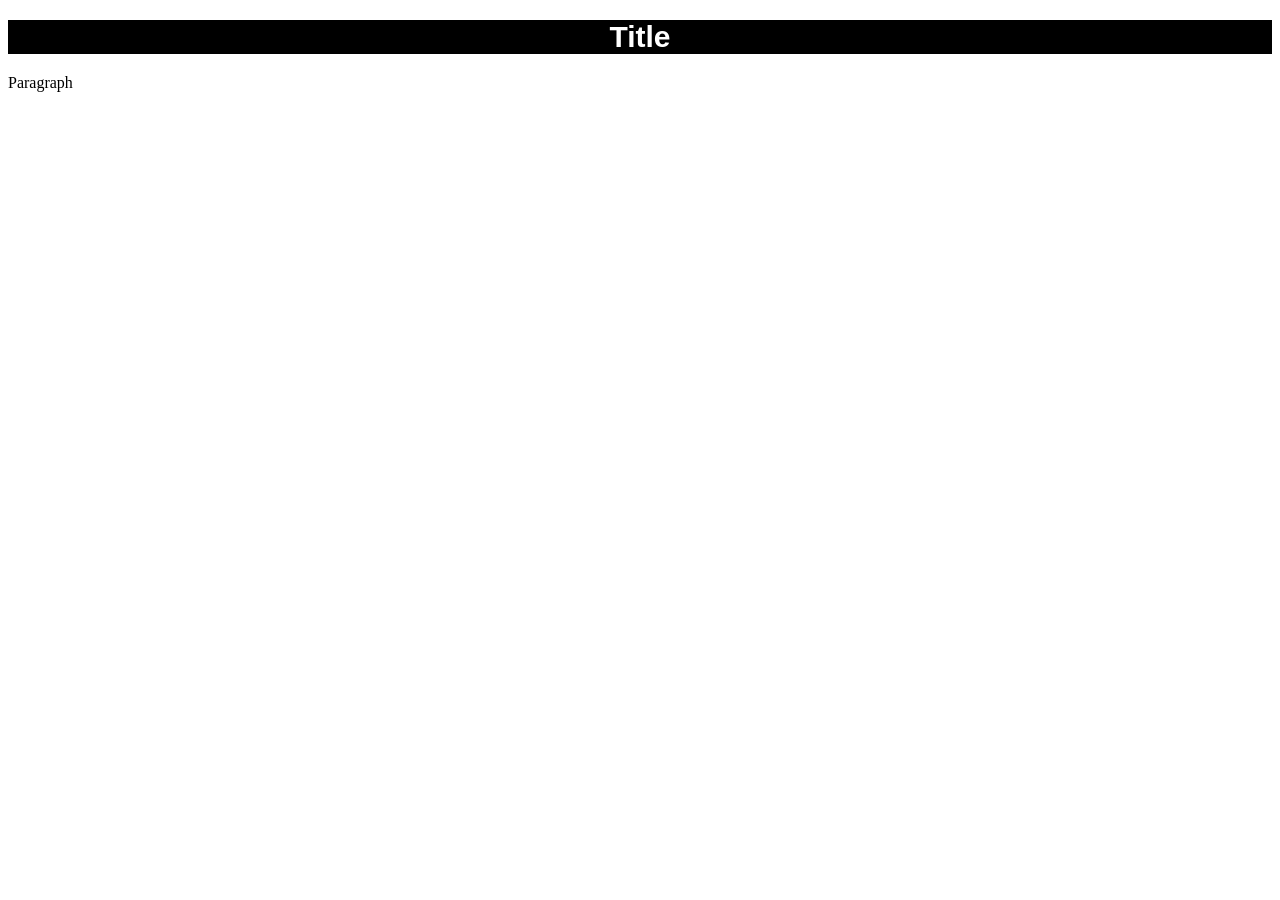
<file: styling-assignment/styled-text.html>
<!doctype html>
<html lang="en">
    <head>
        <title>Stytled Text</title>
        <link href = "style.css" rel = "stylesheet">
    </head>

    <body>
        <h1>Title</h1>
        <p>Paragraph</p>
    </body>
</html>
</file>
<file: button-assignment/style.css>
.red-button {
    background-color: red;
    color: white;
    font-size: 30px;
    border: none;
    width: 200px;
}
</file>
<file: contact-button-assignment/style.css>
/*
MY COLOR PALETTE
Color 1 - #ef7674
Color 2 - #ec5766
Color 3 - #da344d
Color 4 - #d91e36
Color 5 - #c42348
*/

body {
    background-color: #ef7674;
    text-align: center;
}

.button {
    background-color: #c42348;
    color: black;
    font-weight: bold;
    font-size: 23px;
    border: none;
    width: 200px;
    padding: 10px;
    margin: 25px;
    border-radius: 8px;
    font-family: "Source Sans Pro";
    letter-spacing: 1px;
}

.button:hover {
    background-color: #ec5766;
    font-size: 23px;
}

h1 {
    font-family: "Playfair Display", Serif;
    font-size: 48px;
    letter-spacing: 1px;
}

h2 {
    font-family: "Source Sans Pro", Sans-Serif;
    font-size: 32px;
    letter-spacing: 1px;
}
</file>
<file: data-viz-project/style.css>
#article {
    width:1000px
}
</file>
<file: final-project/style.css>
@media screen {
    #headline {
        font-family: "Shrikhand", serif;
        font-weight: 400;
        font-style: normal;
        margin: 36% 40% 0 10%;
        font-size: 65px;
        color: white;
        text-align: center;
        text-shadow: 0 0 5px black;
    }

    h1 {
        text-align: center;
        font-family: "Shrikhand", serif;
        font-weight: 400;
        font-style: normal;
        letter-spacing: 1.3px;
        margin-top: 50px;
    }

    .author {
        margin-top: 5%;
    }

    p {
        line-height: 35px;
        font-family: "Quicksand", sans-serif;
        font-optical-sizing: auto;
        font-style: normal;
        margin: 30px;
    }

    #topper {
        background-image: url(art002e009286~orig.jpg);
        background-size: cover;
        height: 100vh;
        background-position: center;
    }

    .section2 {
        width: 80%;
        margin: auto;
    }

    .Q1 {
        text-align: center;
        width: 70%;
        margin: auto;
    }

    #SLSrollout {
        width: 100%;
        margin-top: 50px;
    }

    #fullearth {
        aspect-ratio: 1.04 / 1;
        width: 100%;
        background-image: url(art002e000192.jpg);
        background-size: contain;
        background-repeat: no-repeat;
        opacity: 0.95;
        background-color: black;
        background-position: center;
    }

    .earthtext {
        color: white;
        margin: 10% 0 0 20%;
        font-size: 50px;
        letter-spacing: 0.2px;
        text-align: center;
        line-height: 50px;
        text-shadow: 0 0 10px white;
        opacity: 0;
        transition: opacity 1.5s ease;
    }

    .earthtext-animate {
        opacity: 1;
        transform: translateY(0);
    }

    .earthtext2 {
        color: white;
        margin: 110% 0 10% 0;
        font-size: 50px;
        letter-spacing: 1px;
        text-shadow: 0 0 10px white;
        opacity: 0;
        transition: opacity 1.5s ease;
    }

    .earthtext2-animate {
        opacity: 1;
        transform: translateY(0);
    }

    .earthtext3 {
        color: white;
        margin: 100% 0 0 35%;
        font-size: 50px;
        letter-spacing: 1px;
        text-shadow: 0 0 10px white;
        opacity: 0;
        transition: opacity 1.5s ease;
    }

    .earthtext3-animate {
        opacity: 1;
        transform: translateY(0);
    }

    .victorphoto {
        width: 100%;
        font-size: 12px;
        margin-top: 10px;
    }
}

@media (max-width: 992px) {
    #headline {
        font-family: "Shrikhand", serif;
        font-weight: 400;
        font-style: normal;
        margin: 50% 40% 0 5%;
        font-size: 50px;
        color: white;
        text-align: center;
        text-shadow: 0 0 5px black;
    }
    .earthtext {
        color: white;
        margin: 10% 0 200% 20%;
        font-size: 40px;
        letter-spacing: 0.2px;
        text-align: center;
        line-height: 40px;
        text-shadow: 0 0 10px white;
        opacity: 0;
        transition: opacity 1.5s ease;
    }

    .earthtext-animate {
        opacity: 1;
        transform: translateY(0);
    }

    .earthtext2 {
        color: white;
        margin: 160% 0 10% 60%;
        font-size: 40px;
        letter-spacing: 1px;
        text-shadow: 0 0 10px white;
        opacity: 0;
        transition: opacity 1.5s ease;
    }

    .earthtext2-animate {
        opacity: 1;
        transform: translateY(0);
    }

    .earthtext3 {
        color: white;
        margin: 50% 0 0 25%;
        font-size: 40px;
        letter-spacing: 1px;
        text-shadow: 0 0 10px white;
        opacity: 0;
        transition: opacity 1.5s ease;
    }

    .earthtext3-animate {
        opacity: 1;
        transform: translateY(0);
    }
}

@media (max-width: 576px) {
    #headline {
        font-family: "Shrikhand", serif;
        font-weight: 400;
        font-style: normal;
        margin: 100% 25% 0 10%;
        font-size: 40px;
        color: white;
        text-align: center;
        text-shadow: 0 0 5px black;
    }

    #fullearth {
        height: 60vh;
        width: 100%;
        background-image: url(art002e000192.jpg);
        background-size: cover;
        background-repeat: no-repeat;
        opacity: 0.95;
        background-color: transparent;
        background-position: center 0%;
    }

    .earthtext {
        color: white;
        margin: 10% 0 0 0;
        font-size: 20px;
        letter-spacing: 0.2px;
        text-align: right;
        line-height: 25px;
        text-shadow: 0 0 10px white;
        opacity: 0;
        transition: opacity 1.5s ease;
    }

    .earthtext-animate {
        opacity: 1;
        transform: translateY(0);
    }

    .earthtext2 {
        color: white;
        margin: 160% 0 0 70%;
        font-size: 20px;
        letter-spacing: 1px;
        text-shadow: 0 0 10px white;
        opacity: 0;
        transition: opacity 1.5s ease;
    }

    .earthtext2-animate {
        opacity: 1;
        transform: translateY(0);
    }

    .earthtext3 {
        color: white;
        margin: 40% 0 0 25%;
        font-size: 20px;
        letter-spacing: 1px;
        text-shadow: 0 0 10px white;
        opacity: 0;
        transition: opacity 1.5s ease;
    }

    .earthtext3-animate {
        opacity: 1;
        transform: translateY(0);
    }
}
</file>
<file: midterm-prep/style.css>
@media screen {

#headshot {
    width: 300px;
}

body {
    font-family: Arial, sans-serif;
}

#contact a {
    font-weight: bold;
    color: black;
    font-size: 20px;
}

#contact a:hover {
    color:red
}

#info {
    width: 500px;
    margin:auto;
}

img {
    float:left;
    margin-right: 35px
}
    
    #footer {
        
        position: fixed;
        bottom:0px;
        background-color: red;
        padding: 15px;
        width:100%
    }
    
}

@media (max-width:576px){
    
    #info {
        width:100%
    }
    
    img {
        float:none;
    }
    
}
</file>
<file: online-portfolio/style.css>
/*
MY COLOR PALETTE
Black - #000000
Light Grey - #f1f0f0
Dark Grey - #343434
Red - #891f1a
Light Orange - #bb826c
Vivid Red - #e5011a
*/

@media screen {
  h2 {
    font-size: 45px;
    font-weight: bold;
    color: Red;
    font-family: "Shrikhand", serif;
  }

  h3 {
    font-family: "Shrikhand", serif;
    font-size: 25px;
    color: Black;
  }

  h4 {
    font-family: "Shrikhand", serif;
    font-size: 20px;
    color: #343434;
  }

  p {
    margin-top: 20px;
  }

  #name {
    font-family: "Shrikhand", serif;
    font-size: 71px;
    font-weight: 400;
    font-style: normal;
    color: #000000;
    margin: 17px 20px 20px 20px;
  }

  #title {
    font-family: "Shrikhand", serif;
    font-size: 56px;
    font-weight: 400;
    font-style: normal;
    color: #343434;
    margin-top: 30px;
  }

  #headshot {
    width: 90%;
    margin: 20px 20px 20px 1px;
    border-radius: 50px;
    border-style: solid;
    border-width: 2px;
    border-color: black;
  }

  #headerphoto {
    display: block;
    margin: auto;
  }

  #headertext {
    display: block;
    margin: auto;
  }

  button {
    font-family: "Quicksand", sans-serif;
    font-size: 22px;
    background-color: #343434;
    color: white;
    border-radius: 12px;
    border: none;
    display: block;
    margin: auto;
    margin-top: 20px;
    margin-bottom: 20px;
  }

  #topper {
    text-align: center;
    align-content: center;
    background-color: #f1f0f0;
  }

  #navigation {
    justify-content: center;
    background-color: black;
  }

  .nav {
    justify-content: center;
    color: white;
    font-family: "Quicksand", sans-serif;
    font-size: 30px;
    margin: 15px;
  }

  .nav a {
    color: white;
    text-decoration: none;
  }

  .nav a:hover {
    text-decoration: underline;
  }

  #content {
    text-align: center;
  }

  #experiances {
    font-family: "Shrikhand", serif;
    font-size: 71px;
    text-align: center;
    color: white;
    background-color: #891f1a;
  }

  #skills {
    font-family: "Shrikhand", serif;
    font-size: 71px;
    text-align: center;
    color: white;
    background-color: #891f1a;
  }

  #education {
    font-family: "Shrikhand", serif;
    font-size: 71px;
    text-align: center;
    color: white;
    background-color: #891f1a;
  }

  #list {
    text-align-last: left;
    font-size: 38px;
  }

  #rocketlab {
    width: 300px;
    margin: 20px 20px 20px 20px;
    border-radius: 50px;
    border-style: solid;
    border-width: 2px;
    border-color: black;
  }

  #mlkphoto {
    width: 700px;
    margin: 20px 20px 20px 20px;
    border-radius: 50px;
    border-style: solid;
    border-width: 2px;
    border-color: black;
  }
}

@media (max-width: 992px) {
  h1 {
    font-size: 43px;
  }

  h2 {
    font-size: 25px;
  }

  h3 {
    font-size: 20px;
  }

  h4 {
    font-size: 18px;
  }

  #list {
    font-size: 31px;
  }

  #name {
    font-size: 50px;
  }

  #title {
    font-size: 45px;
  }
}

@media (max-width: 768px) {
  h1 {
    font-size: 40px;
  }

  h2 {
    font-size: 20px;
  }

  h3 {
    font-size: 18px;
  }

  h4 {
    font-size: 15px;
  }

  #list {
    font-size: 31px;
  }

  #mlkphoto {
    width: 350px;
  }

  #name {
    font-size: 45px;
  }

  #title {
    font-size: 32px;
  }
}

@media (max-width: 576px) {
  #headshot {
    width: 50%;
  }
}
</file>
<file: styling-assignment/style.css>
h1 {
    background-color: black;
    color: white;
    font-family: Arial;
    font-size: 30px;
    text-align: center;
}
</file>
